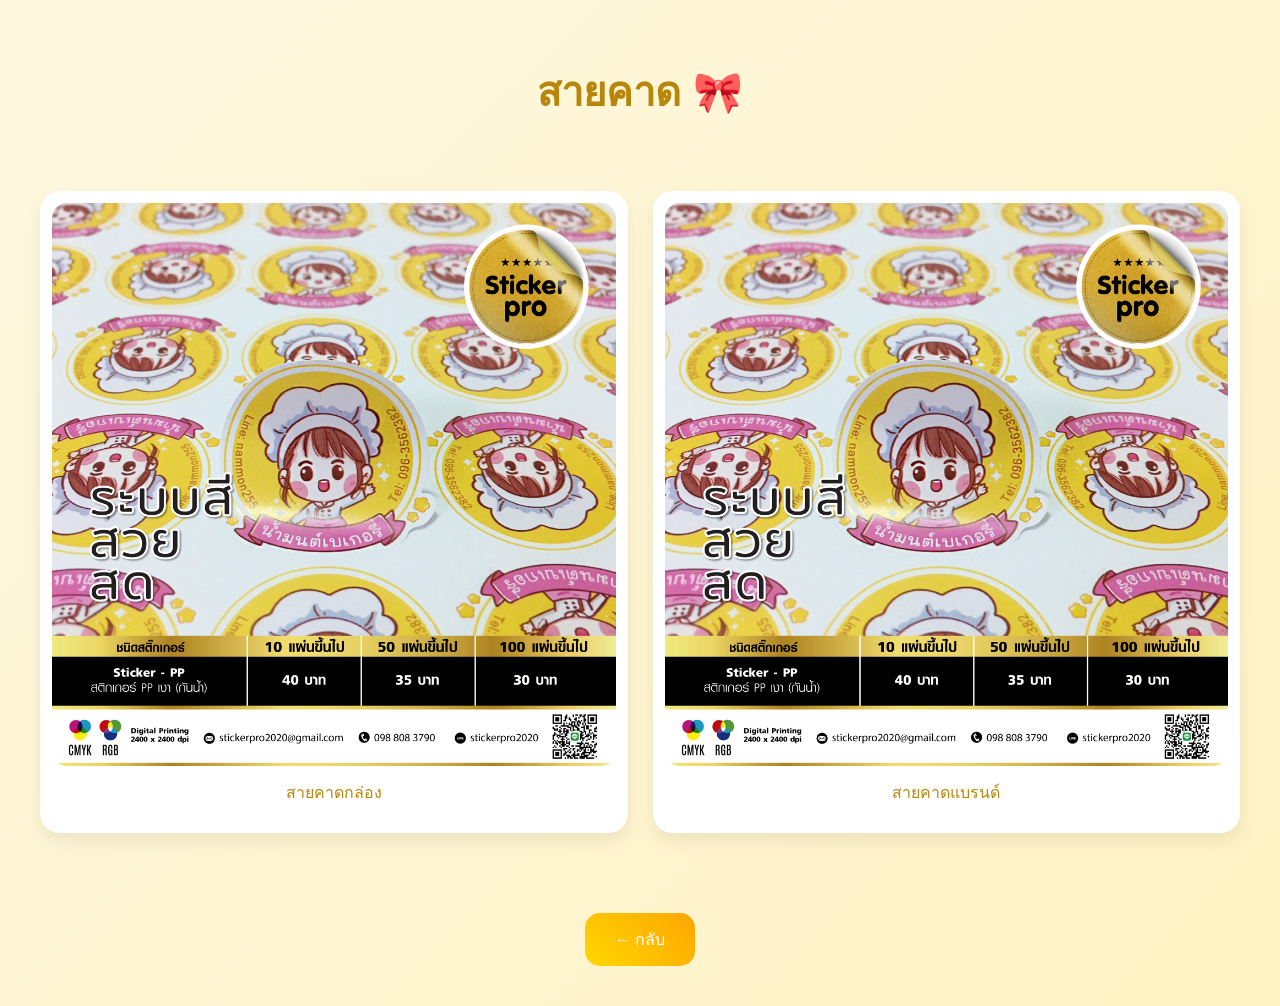
<file: band.html>
<!DOCTYPE html>
<html lang="th">
<head>
<meta charset="UTF-8">
<title>สายคาด</title>

<style>
body{font-family:'Mitr',sans-serif;background:linear-gradient(135deg,#fff8e1,#fff3c4);text-align:center;margin:0;}
h1{margin-top:60px;font-size:40px;color:#b8860b;}
.grid{display:grid;grid-template-columns:repeat(auto-fit,minmax(200px,1fr));gap:25px;padding:40px;}
.item{background:white;padding:12px;border-radius:20px;box-shadow:0 8px 20px rgba(0,0,0,0.08);transition:0.3s;}
.item:hover{transform:translateY(-10px) scale(1.05);}
.item img{width:100%;border-radius:15px;}
.item p{margin-top:10px;color:#b8860b;}
.back{display:inline-block;margin:40px;padding:14px 30px;background:linear-gradient(45deg,gold,orange);color:white;border-radius:15px;text-decoration:none;}
</style>
</head>

<body>
<h1>สายคาด 🎀</h1>

<div class="grid">
  <div class="item"><img src="imge/stkgloss16.jpg"><p>สายคาดกล่อง</p></div>
  <div class="item"><img src="imge/stkgloss16.jpg"><p>สายคาดแบรนด์</p></div>
</div>

<a href="index.html" class="back">← กลับ</a>
</body>
</html>
</file>
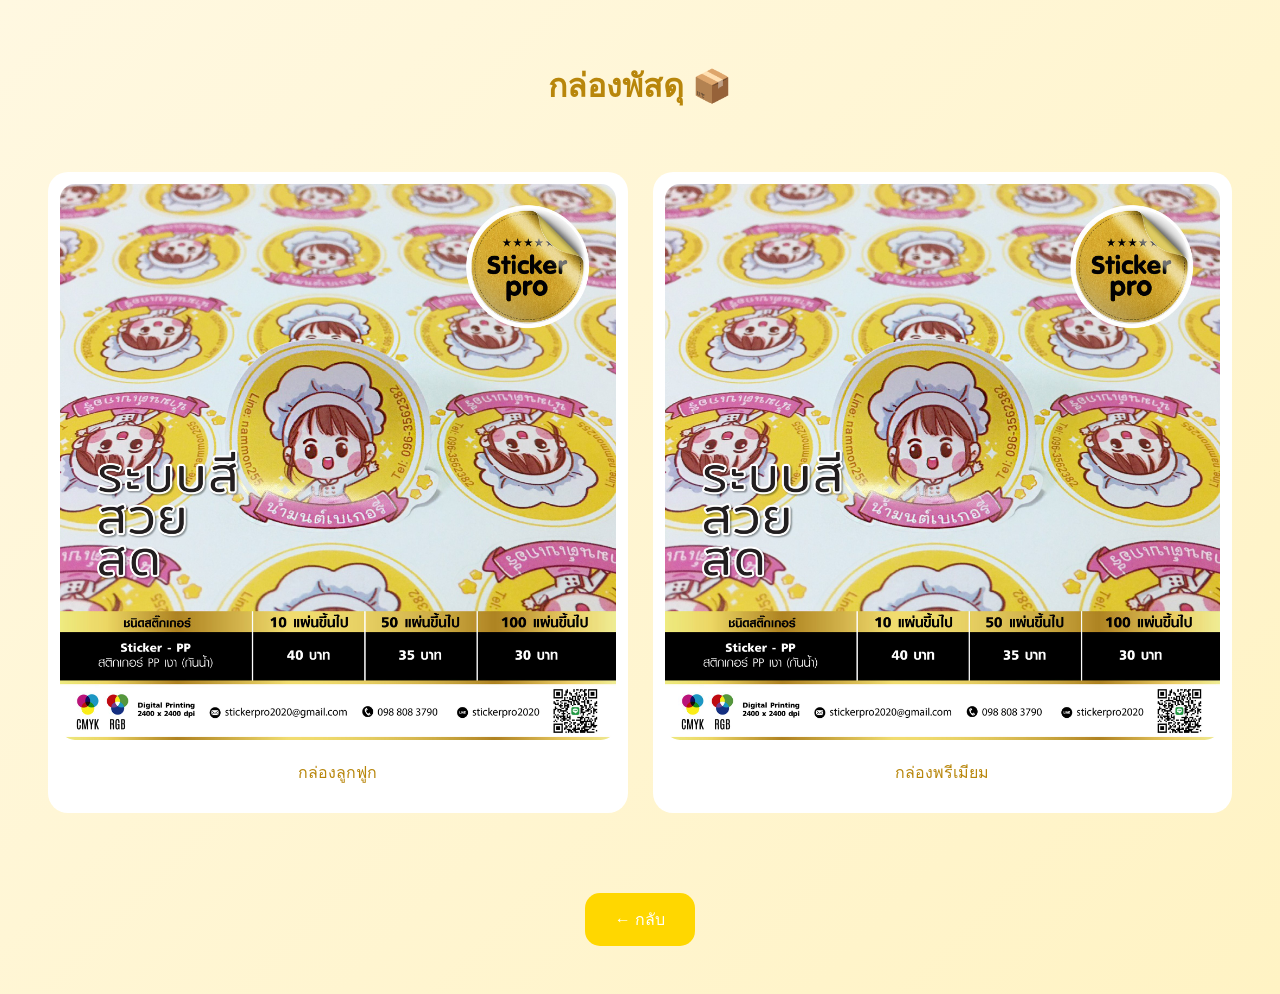
<file: box.html>
<!DOCTYPE html>
<html lang="th">
<head>
<meta charset="UTF-8">
<title>กล่องพัสดุ</title>
<style>
body{font-family:'Mitr',sans-serif;background:linear-gradient(135deg,#fff8e1,#fff3c4);text-align:center;}
h1{margin-top:60px;color:#b8860b;}
.grid{display:grid;grid-template-columns:repeat(auto-fit,minmax(200px,1fr));gap:25px;padding:40px;}
.item{background:white;padding:12px;border-radius:20px;transition:0.3s;}
.item:hover{transform:scale(1.05);}
.item img{width:100%;border-radius:15px;}
.item p{color:#b8860b;}
.back{display:inline-block;margin:40px;padding:14px 30px;background:gold;color:white;border-radius:15px;text-decoration:none;}
</style>
</head>

<body>
<h1>กล่องพัสดุ 📦</h1>

<div class="grid">
  <div class="item"><img src="imge/stkgloss16.jpg"><p>กล่องลูกฟูก</p></div>
  <div class="item"><img src="imge/stkgloss16.jpg"><p>กล่องพรีเมียม</p></div>
</div>

<a href="index.html" class="back">← กลับ</a>
</body>
</html>
</file>
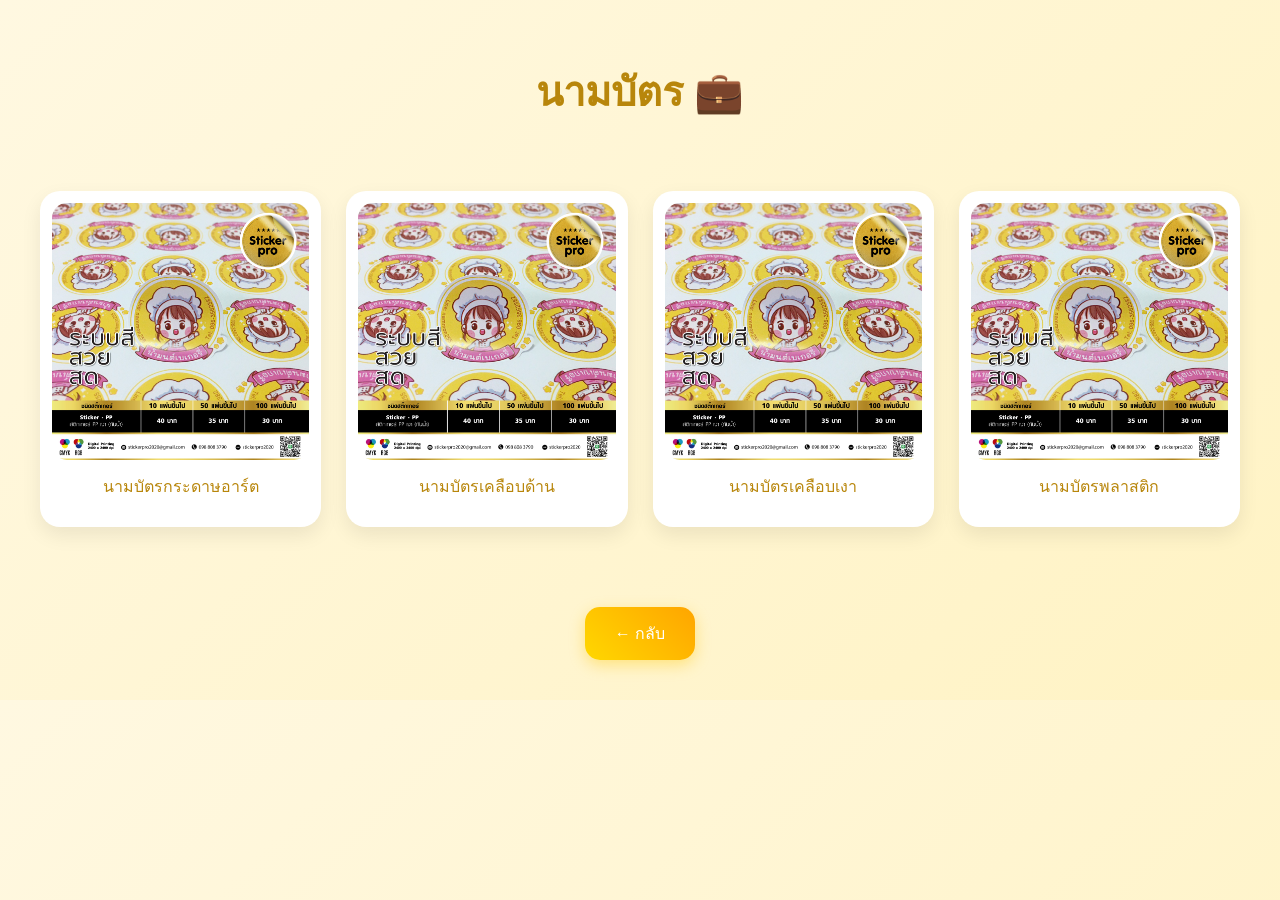
<file: business-card.html>
<!DOCTYPE html>
<html lang="th">
<head>
<meta charset="UTF-8">
<title>นามบัตร</title>

<style>
body {
  font-family: 'Mitr', sans-serif;
  background: linear-gradient(135deg, #fff8e1, #fff3c4);
  margin: 0;
  text-align: center;
}

h1 {
  margin-top: 60px;
  font-size: 40px;
  color: #b8860b;
}

.grid {
  display: grid;
  grid-template-columns: repeat(auto-fit, minmax(200px,1fr));
  gap: 25px;
  padding: 40px;
}

.item {
  background: white;
  padding: 12px;
  border-radius: 20px;
  box-shadow: 0 8px 20px rgba(0,0,0,0.08);
  transition: 0.3s;
  position: relative;
  overflow: hidden;
}

.item::before {
  content: "";
  position: absolute;
  width: 100%;
  height: 100%;
  background: linear-gradient(120deg, transparent, rgba(255,215,0,0.4), transparent);
  top: -100%;
  left: -100%;
  transition: 0.5s;
}

.item:hover {
  transform: translateY(-10px) scale(1.05);
  box-shadow: 0 15px 30px rgba(255,215,0,0.4);
}

.item:hover::before {
  top: 100%;
  left: 100%;
}

.item img {
  width: 100%;
  border-radius: 15px;
  transition: 0.3s;
}

.item:hover img {
  transform: scale(1.1);
}

.item p {
  margin-top: 10px;
  font-size: 16px;
  color: #b8860b;
}

.back {
  display: inline-block;
  margin: 40px;
  padding: 14px 30px;
  background: linear-gradient(45deg, gold, orange);
  color: white;
  border-radius: 15px;
  text-decoration: none;
  transition: 0.3s;
  box-shadow: 0 5px 15px rgba(255,200,0,0.4);
}

.back:hover {
  transform: scale(1.1);
  box-shadow: 0 10px 25px rgba(255,200,0,0.6);
}
</style>

</head>

<body>

<h1>นามบัตร 💼</h1>

<div class="grid">

  <div class="item">
    <img src="imge/stkgloss16.jpg">
    <p>นามบัตรกระดาษอาร์ต</p>
  </div>

  <div class="item">
    <img src="imge/stkgloss16.jpg">
    <p>นามบัตรเคลือบด้าน</p>
  </div>

  <div class="item">
    <img src="imge/stkgloss16.jpg">
    <p>นามบัตรเคลือบเงา</p>
  </div>

  <div class="item">
    <img src="imge/stkgloss16.jpg">
    <p>นามบัตรพลาสติก</p>
  </div>

</div>

<a href="index.html" class="back">← กลับ</a>

</body>
</html>
</file>
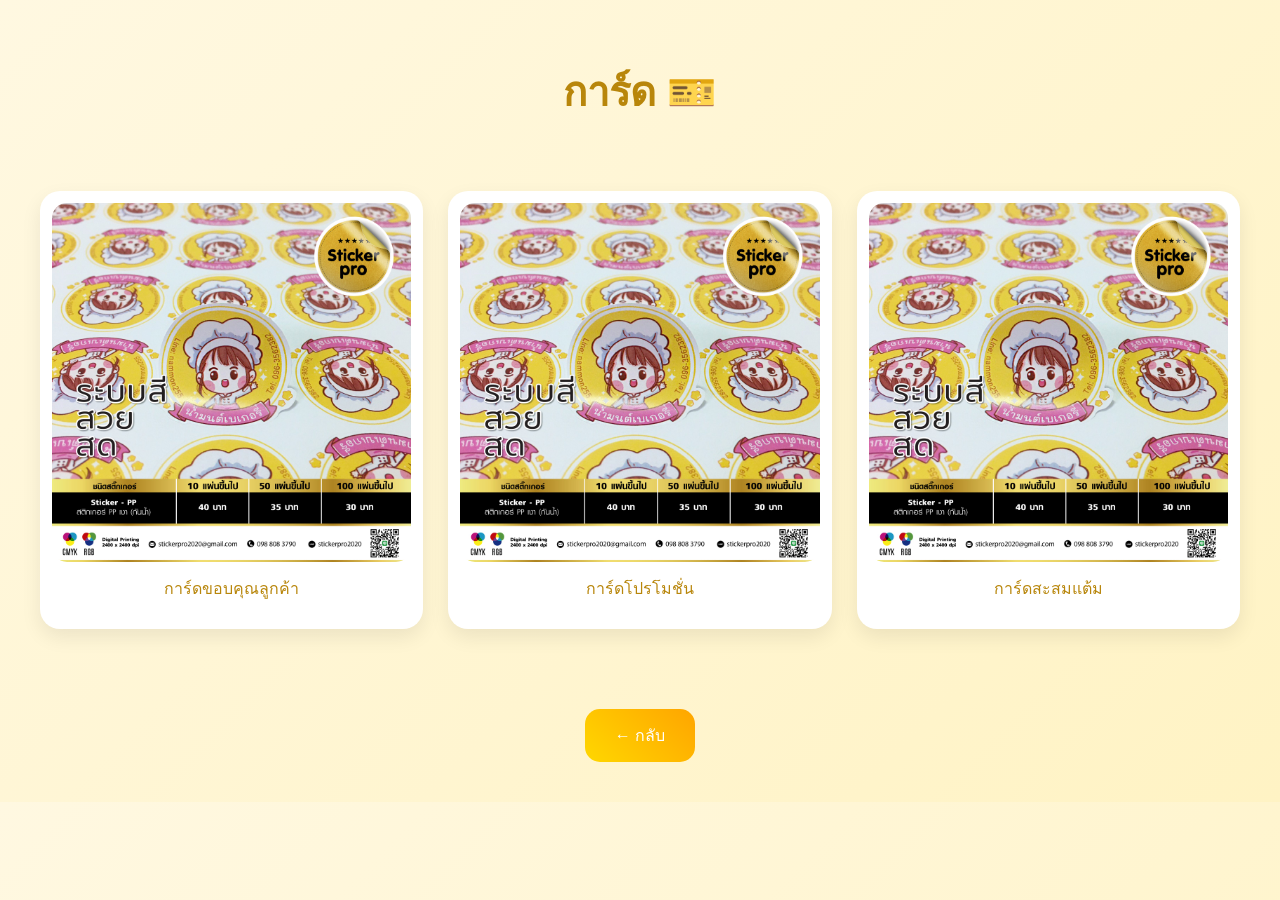
<file: card.html>
<!DOCTYPE html>
<html lang="th">
<head>
<meta charset="UTF-8">
<title>การ์ด</title>

<style>
body {
  font-family: 'Mitr', sans-serif;
  background: linear-gradient(135deg, #fff8e1, #fff3c4);
  margin: 0;
  text-align: center;
}

h1 {
  margin-top: 60px;
  font-size: 40px;
  color: #b8860b;
}

.grid {
  display: grid;
  grid-template-columns: repeat(auto-fit, minmax(200px,1fr));
  gap: 25px;
  padding: 40px;
}

.item {
  background: white;
  padding: 12px;
  border-radius: 20px;
  box-shadow: 0 8px 20px rgba(0,0,0,0.08);
  transition: 0.3s;
  position: relative;
  overflow: hidden;
}

.item::before {
  content: "";
  position: absolute;
  width: 100%;
  height: 100%;
  background: linear-gradient(120deg, transparent, rgba(255,215,0,0.4), transparent);
  top: -100%;
  left: -100%;
  transition: 0.5s;
}

.item:hover {
  transform: translateY(-10px) scale(1.05);
  box-shadow: 0 15px 30px rgba(255,215,0,0.4);
}

.item:hover::before {
  top: 100%;
  left: 100%;
}

.item img {
  width: 100%;
  border-radius: 15px;
  transition: 0.3s;
}

.item:hover img {
  transform: scale(1.1);
}

.item p {
  margin-top: 10px;
  font-size: 16px;
  color: #b8860b;
}

.back {
  display: inline-block;
  margin: 40px;
  padding: 14px 30px;
  background: linear-gradient(45deg, gold, orange);
  color: white;
  border-radius: 15px;
  text-decoration: none;
}
</style>

</head>

<body>

<h1>การ์ด 🎫</h1>

<div class="grid">

  <div class="item">
    <img src="imge/stkgloss16.jpg">
    <p>การ์ดขอบคุณลูกค้า</p>
  </div>

  <div class="item">
    <img src="imge/stkgloss16.jpg">
    <p>การ์ดโปรโมชั่น</p>
  </div>

  <div class="item">
    <img src="imge/stkgloss16.jpg">
    <p>การ์ดสะสมแต้ม</p>
  </div>

</div>

<a href="index.html" class="back">← กลับ</a>

</body>
</html>
</file>
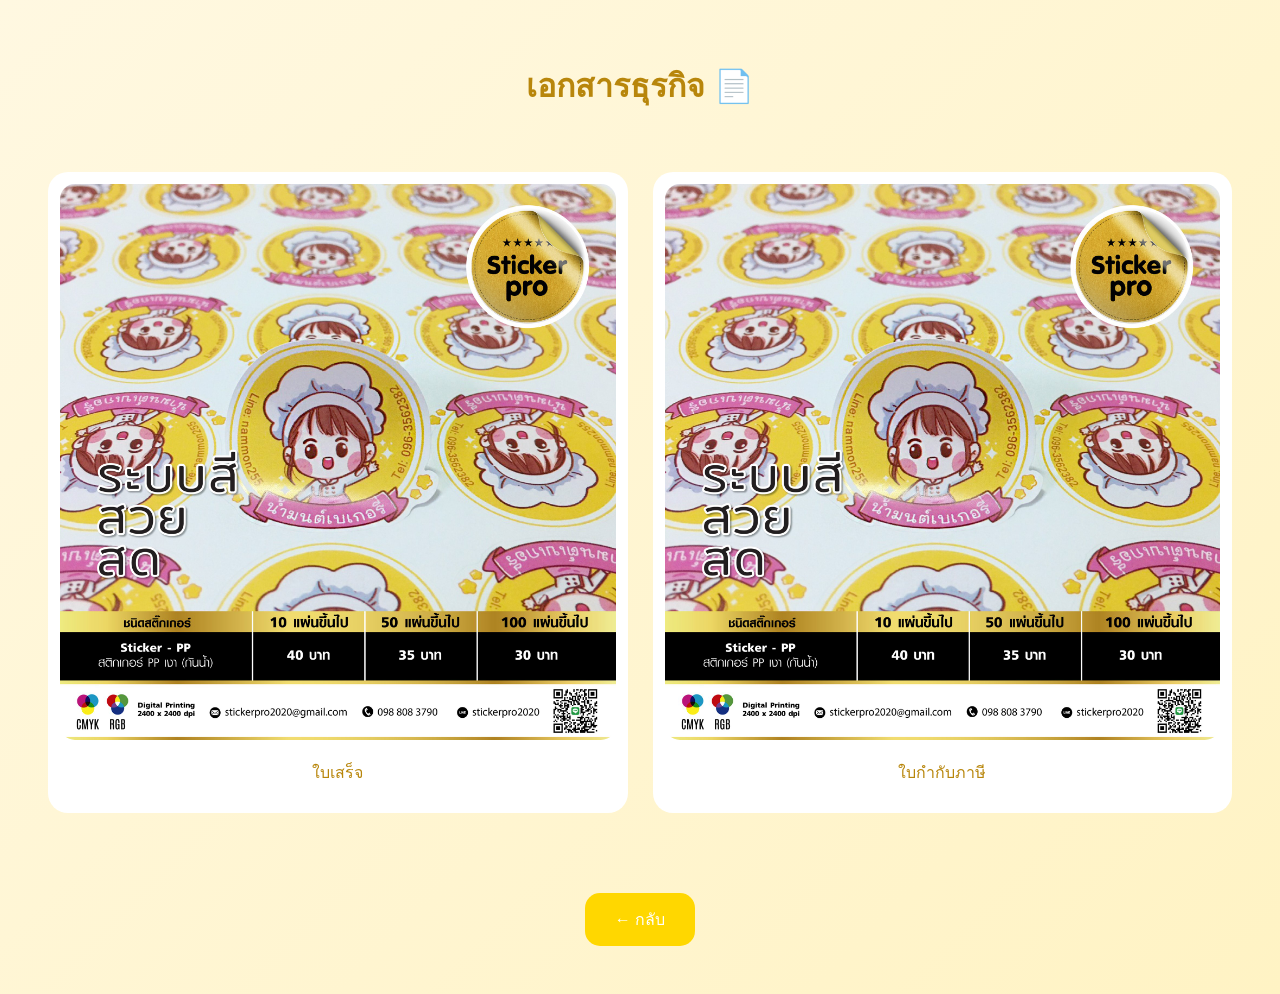
<file: document.html>
<!DOCTYPE html>
<html lang="th">
<head>
<meta charset="UTF-8">
<title>เอกสาร</title>
<style>
body{font-family:'Mitr',sans-serif;background:linear-gradient(135deg,#fff8e1,#fff3c4);text-align:center;}
h1{margin-top:60px;color:#b8860b;}
.grid{display:grid;grid-template-columns:repeat(auto-fit,minmax(200px,1fr));gap:25px;padding:40px;}
.item{background:white;padding:12px;border-radius:20px;transition:0.3s;}
.item:hover{transform:scale(1.05);}
.item img{width:100%;border-radius:15px;}
.item p{color:#b8860b;}
.back{display:inline-block;margin:40px;padding:14px 30px;background:gold;color:white;border-radius:15px;text-decoration:none;}
</style>
</head>

<body>
<h1>เอกสารธุรกิจ 📄</h1>

<div class="grid">
  <div class="item"><img src="imge/stkgloss16.jpg"><p>ใบเสร็จ</p></div>
  <div class="item"><img src="imge/stkgloss16.jpg"><p>ใบกำกับภาษี</p></div>
</div>

<a href="index.html" class="back">← กลับ</a>
</body>
</html>
</file>
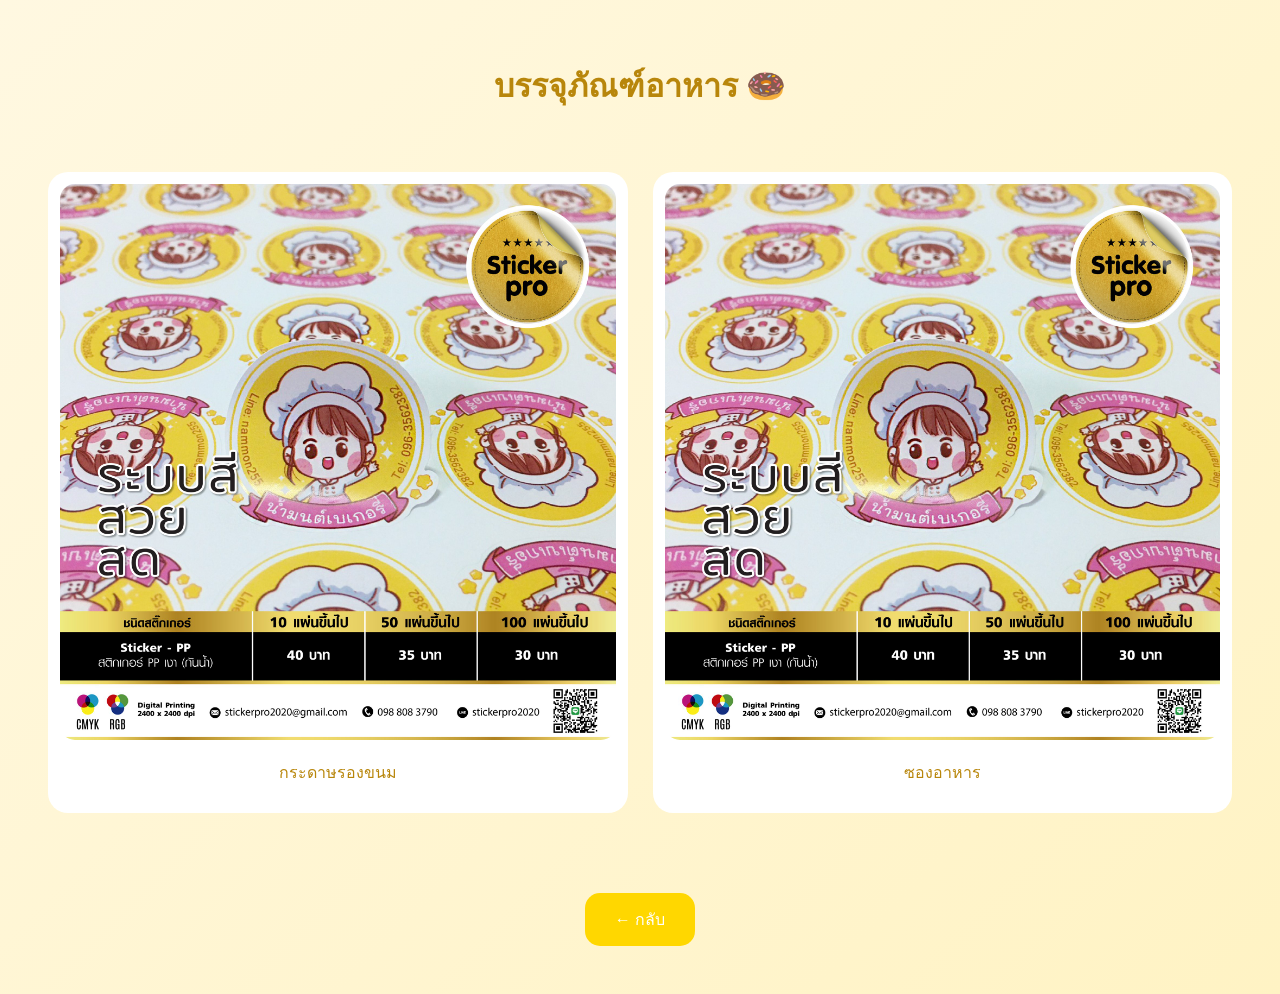
<file: food.html>
<!DOCTYPE html>
<html lang="th">
<head>
<meta charset="UTF-8">
<title>บรรจุภัณฑ์อาหาร</title>
<style>
body{font-family:'Mitr',sans-serif;background:linear-gradient(135deg,#fff8e1,#fff3c4);text-align:center;}
h1{margin-top:60px;color:#b8860b;}
.grid{display:grid;grid-template-columns:repeat(auto-fit,minmax(200px,1fr));gap:25px;padding:40px;}
.item{background:white;padding:12px;border-radius:20px;transition:0.3s;}
.item:hover{transform:scale(1.05);}
.item img{width:100%;border-radius:15px;}
.item p{color:#b8860b;}
.back{display:inline-block;margin:40px;padding:14px 30px;background:gold;color:white;border-radius:15px;text-decoration:none;}
</style>
</head>

<body>
<h1>บรรจุภัณฑ์อาหาร 🍩</h1>

<div class="grid">
  <div class="item"><img src="imge/stkgloss16.jpg"><p>กระดาษรองขนม</p></div>
  <div class="item"><img src="imge/stkgloss16.jpg"><p>ซองอาหาร</p></div>
</div>

<a href="index.html" class="back">← กลับ</a>
</body>
</html>
</file>
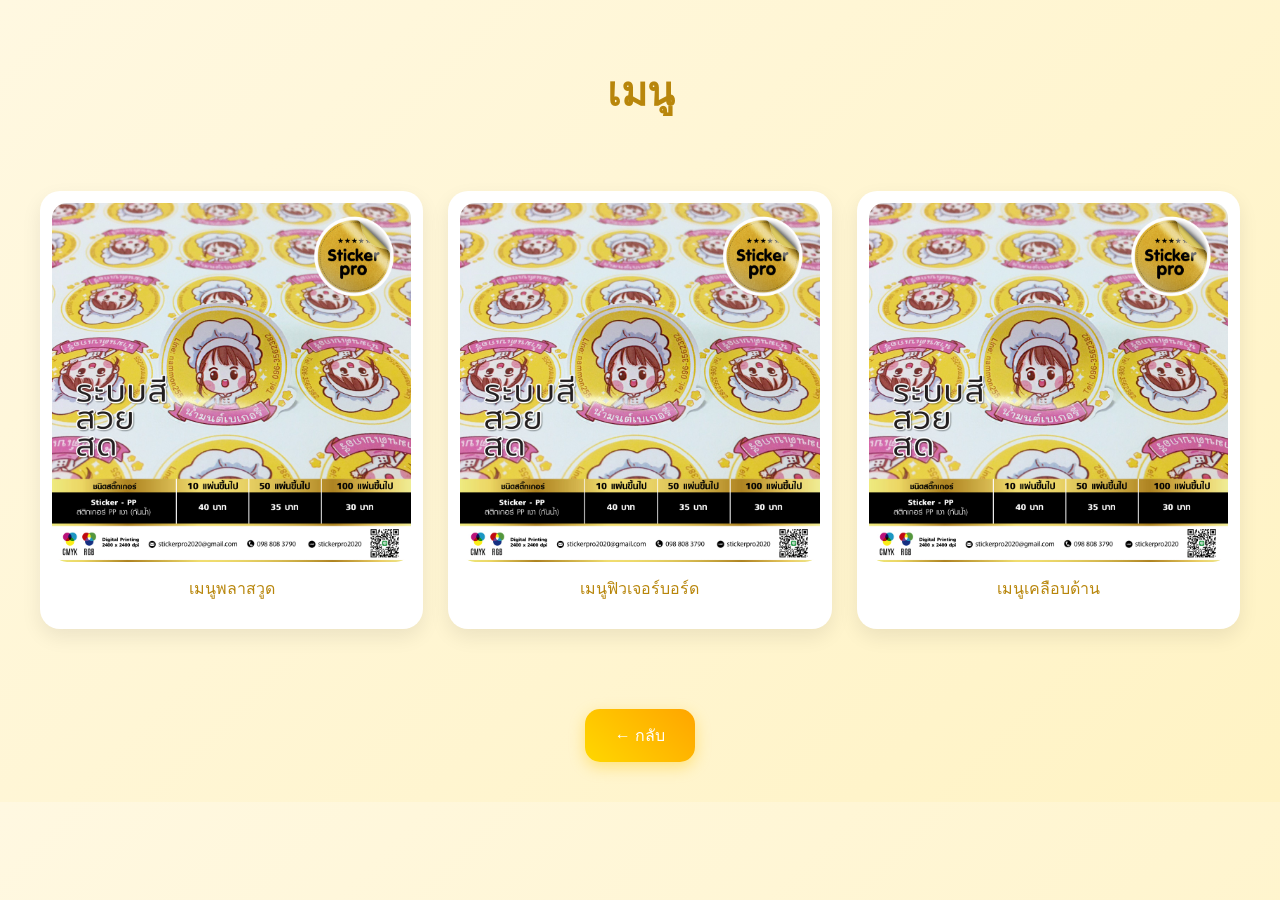
<file: menu.html>
<!DOCTYPE html>
<html lang="th">
<head>
<meta charset="UTF-8">
<title>เมนู</title>

<style>
body {
  font-family: 'Mitr', sans-serif;
  background: linear-gradient(135deg, #fff8e1, #fff3c4);
  margin: 0;
  text-align: center;
}

/* หัวข้อ */
h1 {
  margin-top: 60px;
  font-size: 40px;
  color: #b8860b;
}

/* grid */
.grid {
  display: grid;
  grid-template-columns: repeat(auto-fit, minmax(200px,1fr));
  gap: 25px;
  padding: 40px;
}

/* card */
.item {
  background: white;
  padding: 12px;
  border-radius: 20px;
  box-shadow: 0 8px 20px rgba(0,0,0,0.08);
  transition: 0.3s;
  position: relative;
  overflow: hidden;
}

/* glow effect */
.item::before {
  content: "";
  position: absolute;
  width: 100%;
  height: 100%;
  background: linear-gradient(120deg, transparent, rgba(255,215,0,0.4), transparent);
  top: -100%;
  left: -100%;
  transition: 0.5s;
}

/* hover */
.item:hover {
  transform: translateY(-10px) scale(1.05);
  box-shadow: 0 15px 30px rgba(255,215,0,0.4);
}

.item:hover::before {
  top: 100%;
  left: 100%;
}

/* รูป */
.item img {
  width: 100%;
  border-radius: 15px;
  transition: 0.3s;
}

.item:hover img {
  transform: scale(1.1);
}

/* ชื่อใต้รูป */
.item p {
  margin-top: 10px;
  font-size: 16px;
  color: #b8860b;
}

/* ปุ่มกลับ */
.back {
  display: inline-block;
  margin: 40px;
  padding: 14px 30px;
  background: linear-gradient(45deg, gold, orange);
  color: white;
  border-radius: 15px;
  text-decoration: none;
  transition: 0.3s;
  box-shadow: 0 5px 15px rgba(255,200,0,0.4);
}

.back:hover {
  transform: scale(1.1);
  box-shadow: 0 10px 25px rgba(255,200,0,0.6);
}
</style>

</head>

<body>

<h1>เมนู </h1>

<div class="grid">

  <div class="item">
    <img src="imge/stkgloss16.jpg">
    <p>เมนูพลาสวูด</p>
  </div>

  <div class="item">
    <img src="imge/stkgloss16.jpg">
    <p>เมนูฟิวเจอร์บอร์ด</p>
  </div>

  <div class="item">
    <img src="imge/stkgloss16.jpg">
    <p>เมนูเคลือบด้าน</p>
  </div>

</div>

<a href="index.html" class="back">← กลับ</a>

</body>
</html>
</file>
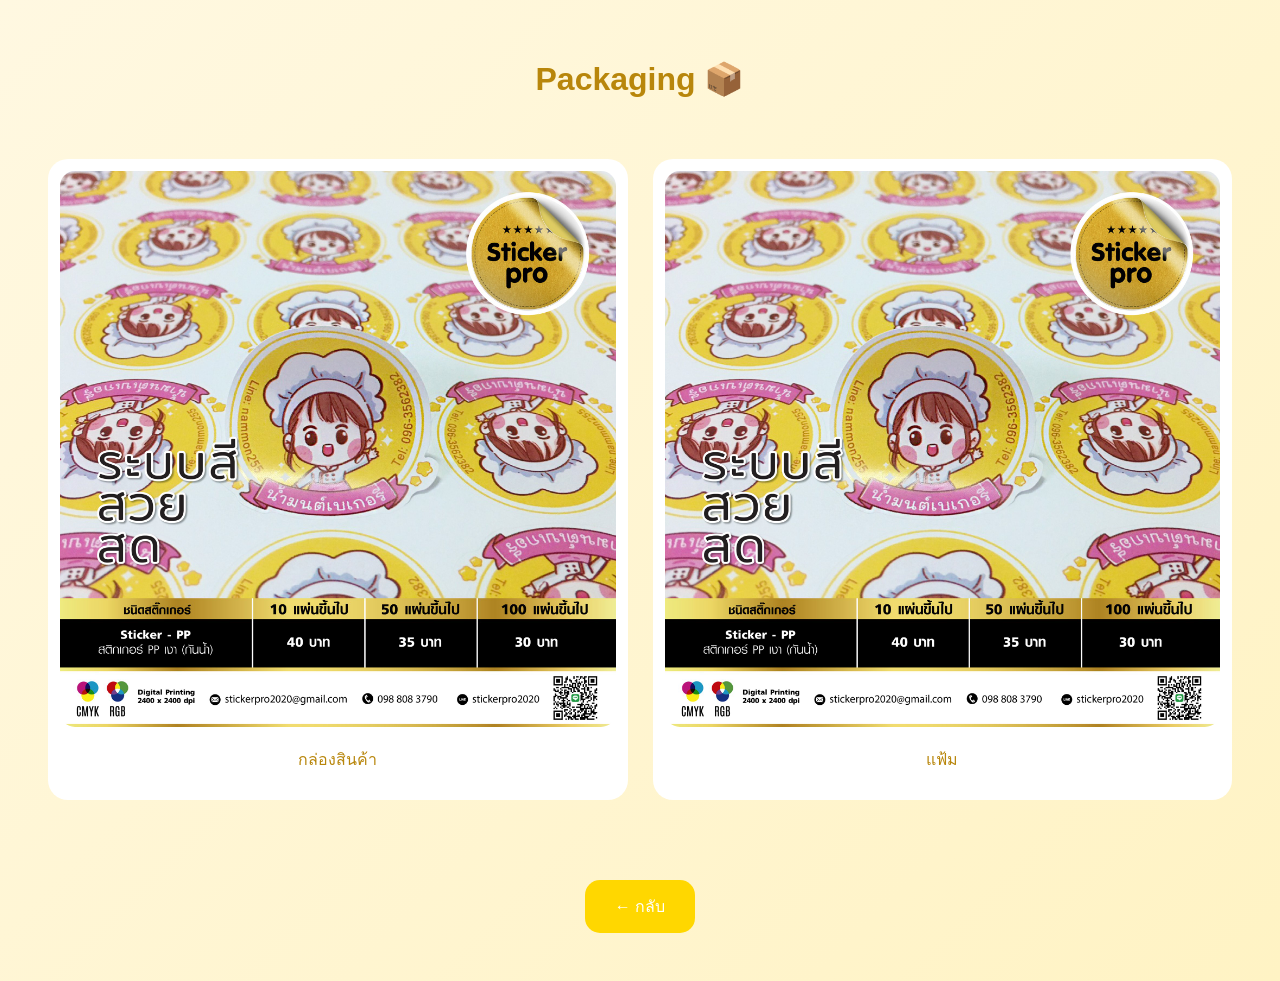
<file: packaging.html>
<!DOCTYPE html>
<html lang="th">
<head>
<meta charset="UTF-8">
<title>Packaging</title>
<style>
body{font-family:'Mitr',sans-serif;background:linear-gradient(135deg,#fff8e1,#fff3c4);text-align:center;}
h1{margin-top:60px;color:#b8860b;}
.grid{display:grid;grid-template-columns:repeat(auto-fit,minmax(200px,1fr));gap:25px;padding:40px;}
.item{background:white;padding:12px;border-radius:20px;transition:0.3s;}
.item:hover{transform:scale(1.05);}
.item img{width:100%;border-radius:15px;}
.item p{color:#b8860b;}
.back{display:inline-block;margin:40px;padding:14px 30px;background:gold;color:white;border-radius:15px;text-decoration:none;}
</style>
</head>

<body>
<h1>Packaging 📦</h1>

<div class="grid">
  <div class="item"><img src="imge/stkgloss16.jpg"><p>กล่องสินค้า</p></div>
  <div class="item"><img src="imge/stkgloss16.jpg"><p>แฟ้ม</p></div>
</div>

<a href="index.html" class="back">← กลับ</a>
</body>
</html>
</file>
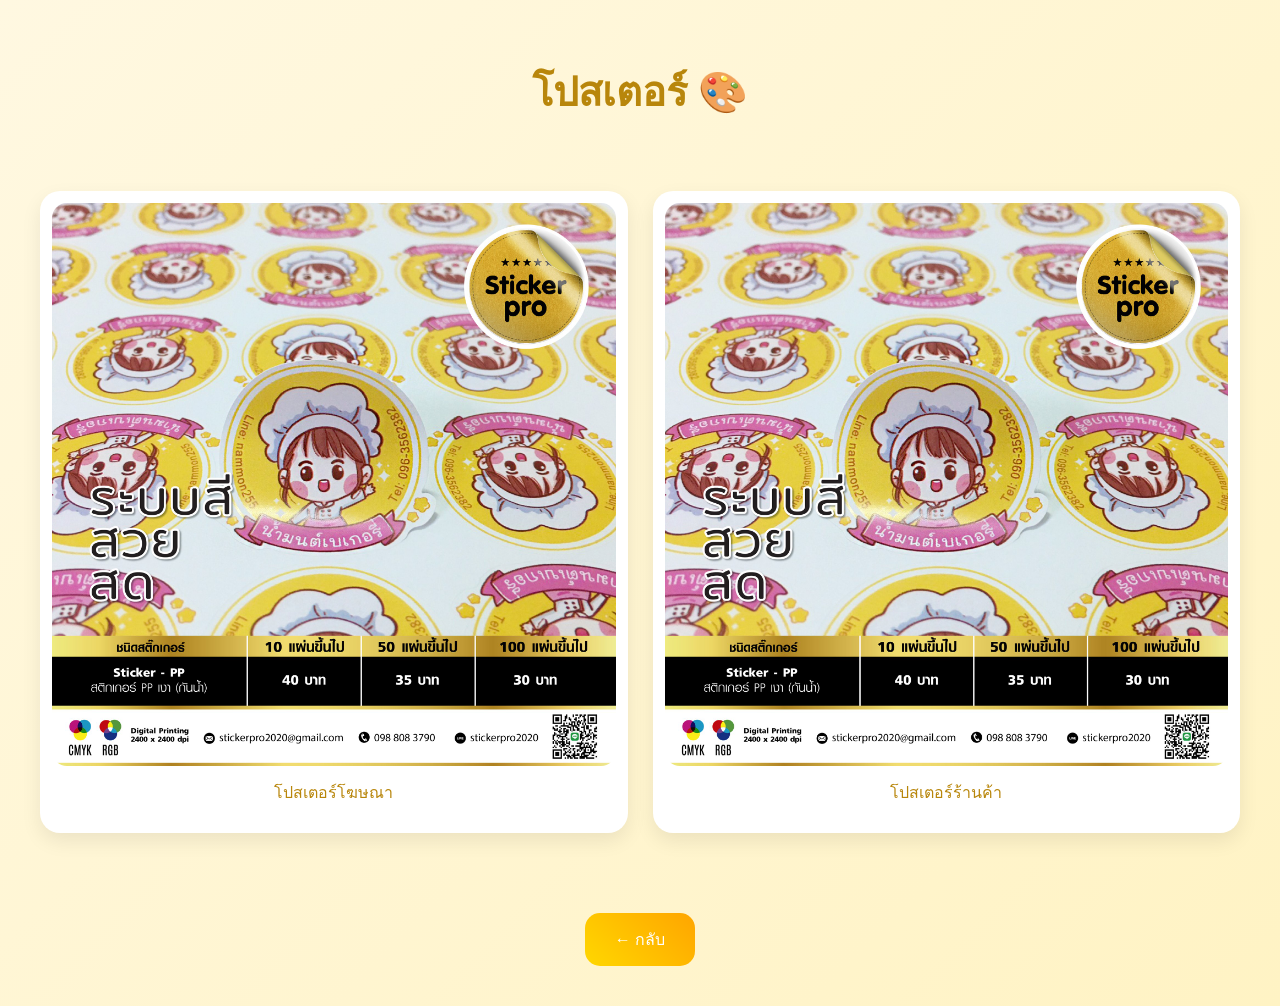
<file: poster.html>
<!DOCTYPE html>
<html lang="th">
<head>
<meta charset="UTF-8">
<title>โปสเตอร์</title>

<style>
body {
  font-family: 'Mitr', sans-serif;
  background: linear-gradient(135deg, #fff8e1, #fff3c4);
  margin: 0;
  text-align: center;
}

/* ใช้ style เดิมเหมือนทุกหน้า */
h1 { margin-top:60px; font-size:40px; color:#b8860b; }

.grid {
  display:grid;
  grid-template-columns:repeat(auto-fit,minmax(200px,1fr));
  gap:25px;
  padding:40px;
}

.item {
  background:white;
  padding:12px;
  border-radius:20px;
  box-shadow:0 8px 20px rgba(0,0,0,0.08);
  transition:0.3s;
  position:relative;
  overflow:hidden;
}

.item:hover { transform:translateY(-10px) scale(1.05); }

.item img {
  width:100%;
  border-radius:15px;
}

.item p {
  margin-top:10px;
  color:#b8860b;
}

.back {
  display:inline-block;
  margin:40px;
  padding:14px 30px;
  background:linear-gradient(45deg,gold,orange);
  color:white;
  border-radius:15px;
  text-decoration:none;
}
</style>

</head>

<body>

<h1>โปสเตอร์ 🎨</h1>

<div class="grid">

  <div class="item">
    <img src="imge/stkgloss16.jpg">
    <p>โปสเตอร์โฆษณา</p>
  </div>

  <div class="item">
    <img src="imge/stkgloss16.jpg">
    <p>โปสเตอร์ร้านค้า</p>
  </div>

</div>

<a href="index.html" class="back">← กลับ</a>

</body>
</html>
</file>
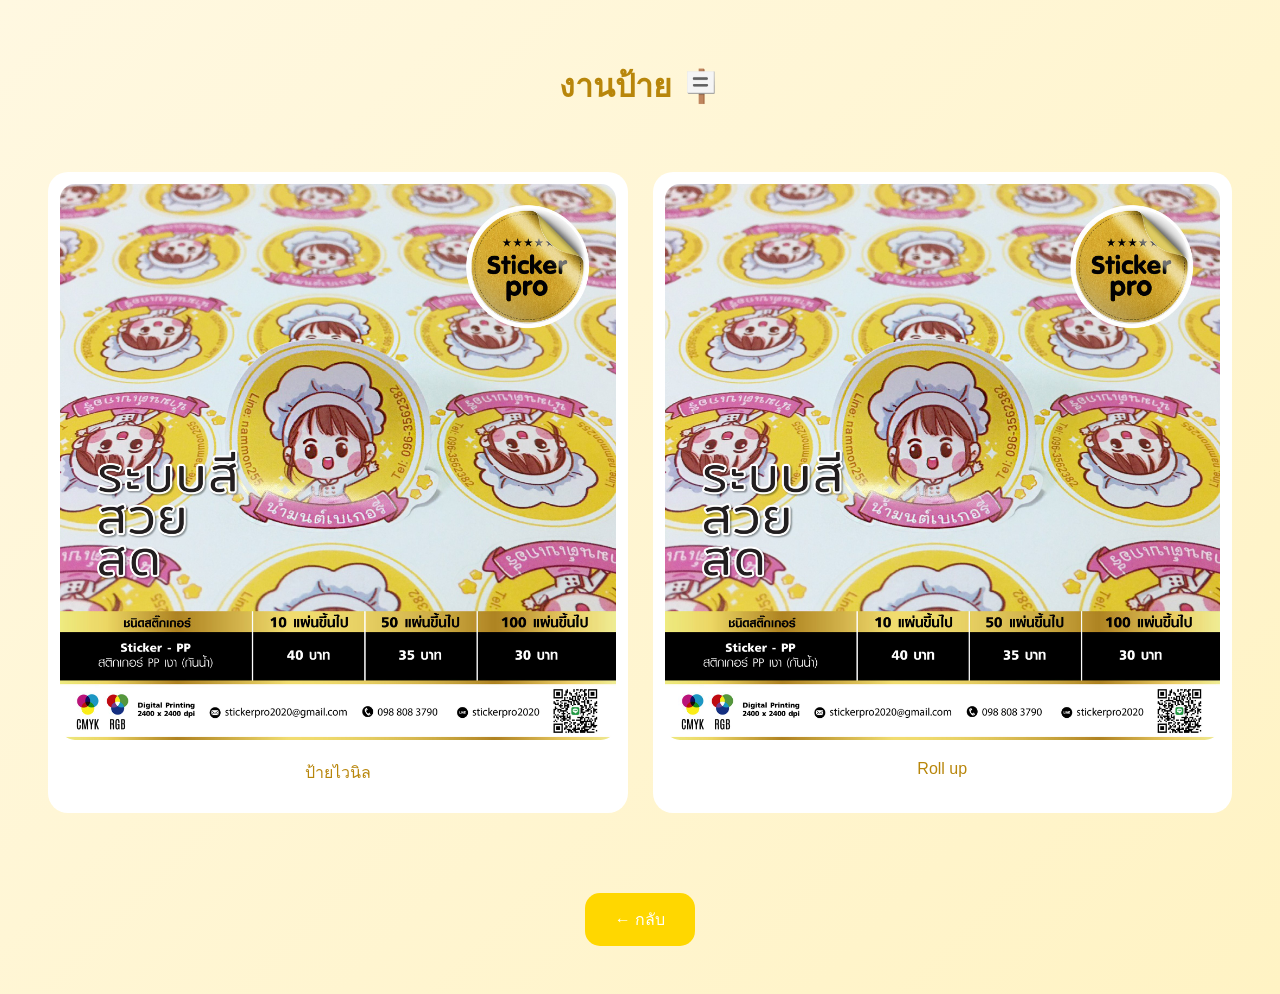
<file: sign.html>
<!DOCTYPE html>
<html lang="th">
<head>
<meta charset="UTF-8">
<title>งานป้าย</title>
<style>
body{font-family:'Mitr',sans-serif;background:linear-gradient(135deg,#fff8e1,#fff3c4);text-align:center;}
h1{margin-top:60px;color:#b8860b;}
.grid{display:grid;grid-template-columns:repeat(auto-fit,minmax(200px,1fr));gap:25px;padding:40px;}
.item{background:white;padding:12px;border-radius:20px;transition:0.3s;}
.item:hover{transform:scale(1.05);}
.item img{width:100%;border-radius:15px;}
.item p{color:#b8860b;}
.back{display:inline-block;margin:40px;padding:14px 30px;background:gold;color:white;border-radius:15px;text-decoration:none;}
</style>
</head>

<body>
<h1>งานป้าย 🪧</h1>

<div class="grid">
  <div class="item"><img src="imge/stkgloss16.jpg"><p>ป้ายไวนิล</p></div>
  <div class="item"><img src="imge/stkgloss16.jpg"><p>Roll up</p></div>
</div>

<a href="index.html" class="back">← กลับ</a>
</body>
</html>
</file>
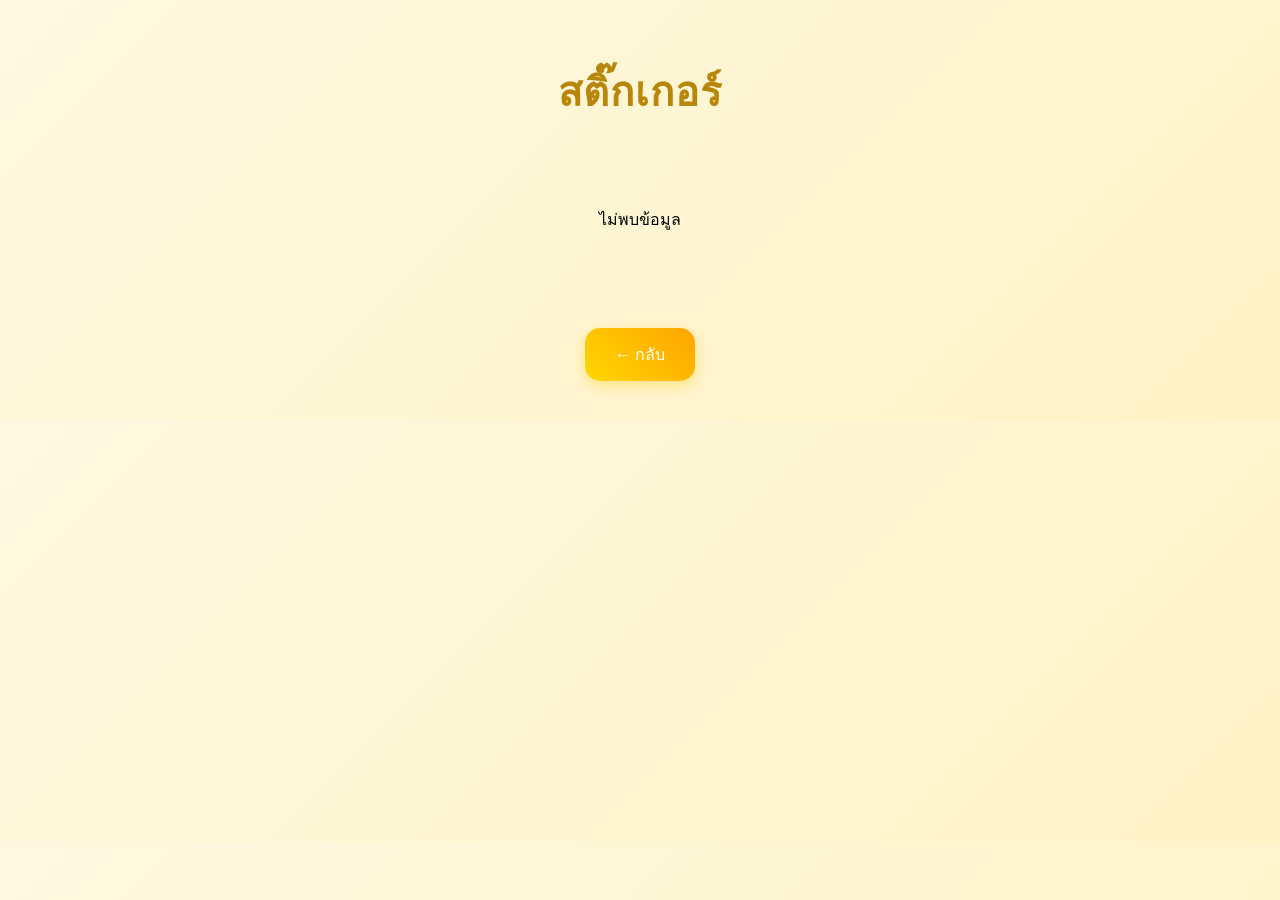
<file: sticker-detail.html>
<!DOCTYPE html>
<html lang="th">
<head>
<meta charset="UTF-8">
<title>รายละเอียดสติ๊กเกอร์</title>

<style>
body {
  font-family: 'Mitr', sans-serif;
  background: linear-gradient(135deg, #fff8e1, #fff3c4);
  margin: 0;
  text-align: center;
}

/* หัวข้อ */
h1 {
  margin-top: 60px;
  color: #b8860b;
  font-size: 40px;
  letter-spacing: 1px;
}

/* grid */
.grid {
  display: grid;
  grid-template-columns: repeat(auto-fit, minmax(200px,1fr));
  gap: 25px;
  padding: 40px;
}

/* card */
.item {
  background: white;
  padding: 12px;
  border-radius: 20px;
  box-shadow: 0 8px 20px rgba(0,0,0,0.08);
  transition: all 0.3s ease;
  position: relative;
  overflow: hidden;
}

/* glow effect */
.item::before {
  content: "";
  position: absolute;
  width: 100%;
  height: 100%;
  background: linear-gradient(120deg, transparent, rgba(255,215,0,0.4), transparent);
  top: -100%;
  left: -100%;
  transition: 0.5s;
}

/* hover */
.item:hover {
  transform: translateY(-10px) scale(1.05);
  box-shadow: 0 15px 30px rgba(255, 215, 0, 0.4);
}

.item:hover::before {
  top: 100%;
  left: 100%;
}

/* รูป */
.item img {
  width: 100%;
  border-radius: 15px;
  transition: 0.3s;
}

.item:hover img {
  transform: scale(1.1);
}

/* ปุ่มกลับ */
.back {
  display: inline-block;
  margin: 40px;
  padding: 14px 30px;
  background: linear-gradient(45deg, gold, orange);
  color: white;
  border-radius: 15px;
  text-decoration: none;
  font-size: 16px;
  transition: 0.3s;
  box-shadow: 0 5px 15px rgba(255, 200, 0, 0.4);
}

.back:hover {
  transform: scale(1.1);
  box-shadow: 0 10px 25px rgba(255, 200, 0, 0.6);
}
</style>

</head>

<body>

<h1 id="title">สติ๊กเกอร์</h1>

<div class="grid" id="grid"></div>

<a class="back" onclick="goBack()">← กลับ</a>

<script>
function goBack() {
  window.history.back();
}

const params = new URLSearchParams(window.location.search);
const type = params.get("type");

const data = {
  "pp-gloss": ["imge/stkgloss5.jpg","imge/stkgloss5.jpg","imge/stkgloss5.jpg"],
  "pp-matte": ["imge/stkgloss12.jpg","imge/stkgloss12.jpg"],
  "paper": ["imge/stkgloss6.jpg","imge/stkgloss6.jpg"],
  "clear": ["imge/stkgloss16.jpg","imge/stkgloss16.jpg"],
  "white-ink": ["imge/stkgloss13.jpg","imge/stkgloss13.jpg"],
  "3m": ["imge/stkgloss8.jpg","imge/stkgloss8.jpg"],
  "gold": ["imge/stkgloss3.jpg","imge/stkgloss3.jpg"],
  "silver": ["imge/stkgloss1.jpg","imge/stkgloss1.jpg"]
};

const titles = {
  "pp-gloss": "สติ๊กเกอร์ PP เงา ✨",
  "pp-matte": "สติ๊กเกอร์ PP ด้าน 🌸",
  "paper": "สติ๊กเกอร์กระดาษ 📄",
  "clear": "สติ๊กเกอร์ใส 💎",
  "white-ink": "สติ๊กเกอร์หมึกขาว 🤍",
  "3m": "สติ๊กเกอร์ 3M 🔥",
  "gold": "สติ๊กเกอร์สีทอง 👑",
  "silver": "สติ๊กเกอร์สีเงิน 🌟"
};

document.getElementById("title").innerText = titles[type] || "สติ๊กเกอร์";

const grid = document.getElementById("grid");

if (data[type]) {
  data[type].forEach(img => {
    grid.innerHTML += `
      <div class="item">
        <img src="${img}">
      </div>
    `;
  });
} else {
  grid.innerHTML = "<p>ไม่พบข้อมูล</p>";
}
</script>

</body>
</html>
</file>
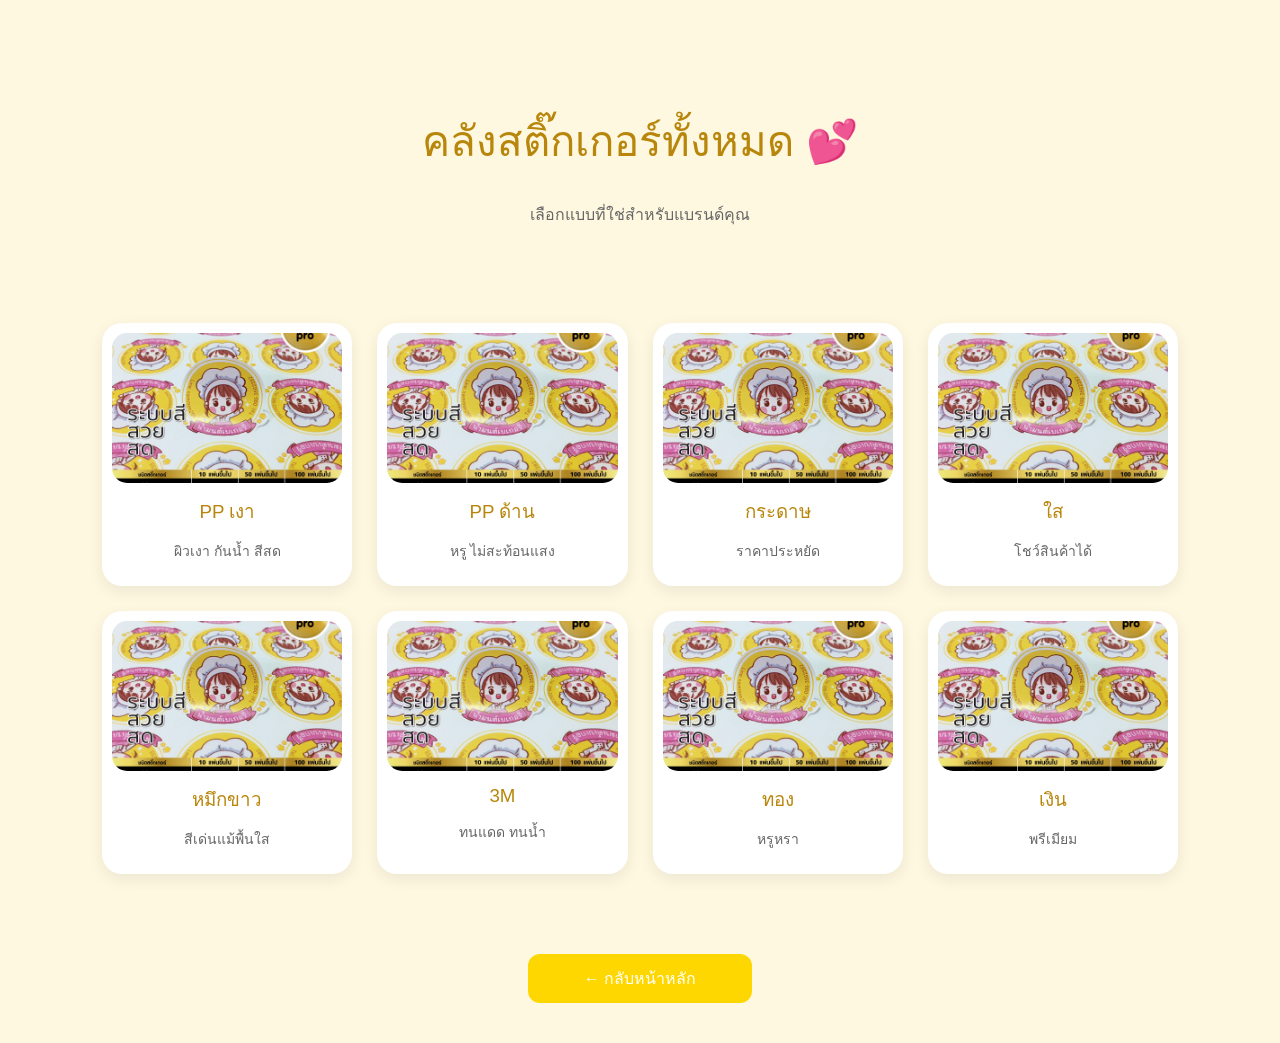
<file: stickers.html>
<!DOCTYPE html>
<html lang="th">
<head>
  <meta charset="UTF-8">
  <title>คลังสติ๊กเกอร์</title>

  <style>
    body {
      background: #fff8e1;
      font-family: 'Mitr', sans-serif;
      margin: 0;
    }

    .page-header {
      text-align: center;
      padding: 80px 20px 40px;
    }

    .page-header h1 {
      font-size: 42px;
      color: #b8860b;
      font-weight: 400;
    }

    .page-header p {
      color: #666;
    }

    .sticker-grid {
      display: grid;
      grid-template-columns: repeat(4, 1fr);
      gap: 25px;
      padding: 40px 8%;
    }

    .sticker-card {
      background: #fff;
      border-radius: 20px;
      padding: 10px;
      text-align: center;
      box-shadow: 0 5px 15px rgba(0,0,0,0.08);
      transition: 0.3s;
      cursor: pointer;
    }

    .sticker-card:hover {
      transform: translateY(-10px) scale(1.05);
    }

    .sticker-card img {
      width: 100%;
      height: 150px;
      object-fit: cover;
      border-radius: 15px;
    }

    .sticker-card h3 {
      margin: 10px 0 5px;
      color: #b8860b;
      font-weight: 400;
    }

    .sticker-card p {
      font-size: 14px;
      color: #666;
    }

    .back-btn {
      display: block;
      width: 200px;
      margin: 40px auto;
      padding: 12px;
      border-radius: 12px;
      background: gold;
      text-align: center;
      color: white;
      text-decoration: none;
    }

    @media (max-width: 900px) {
      .sticker-grid {
        grid-template-columns: repeat(2, 1fr);
      }
    }

    @media (max-width: 500px) {
      .sticker-grid {
        grid-template-columns: 1fr;
      }
    }
  </style>
</head>

<body>

<div class="page-header">
  <h1>คลังสติ๊กเกอร์ทั้งหมด 💕</h1>
  <p>เลือกแบบที่ใช่สำหรับแบรนด์คุณ</p>
</div>

<div class="sticker-grid">

  <div class="sticker-card" onclick="goTo('pp-gloss')">
    <img src="imge/stkgloss16.jpg">
    <h3>PP เงา</h3>
    <p>ผิวเงา กันน้ำ สีสด</p>
  </div>

  <div class="sticker-card" onclick="goTo('pp-matte')">
    <img src="imge/stkgloss16.jpg">
    <h3>PP ด้าน</h3>
    <p>หรู ไม่สะท้อนแสง</p>
  </div>

  <div class="sticker-card" onclick="goTo('paper')">
    <img src="imge/stkgloss16.jpg">
    <h3>กระดาษ</h3>
    <p>ราคาประหยัด</p>
  </div>

  <div class="sticker-card" onclick="goTo('clear')">
    <img src="imge/stkgloss16.jpg">
    <h3>ใส</h3>
    <p>โชว์สินค้าได้</p>
  </div>

  <div class="sticker-card" onclick="goTo('white-ink')">
    <img src="imge/stkgloss16.jpg">
    <h3>หมึกขาว</h3>
    <p>สีเด่นแม้พื้นใส</p>
  </div>

  <div class="sticker-card" onclick="goTo('3m')">
    <img src="imge/stkgloss16.jpg">
    <h3>3M</h3>
    <p>ทนแดด ทนน้ำ</p>
  </div>

  <div class="sticker-card" onclick="goTo('gold')">
    <img src="imge/stkgloss16.jpg">
    <h3>ทอง</h3>
    <p>หรูหรา</p>
  </div>

  <div class="sticker-card" onclick="goTo('silver')">
    <img src="imge/stkgloss16.jpg">
    <h3>เงิน</h3>
    <p>พรีเมียม</p>
  </div>

</div>

<a href="index.html" class="back-btn">← กลับหน้าหลัก</a>

<script>
function goTo(type) {
  window.location.href = "sticker-detail.html?type=" + type;
}
</script>

</body>
</html>
</file>
